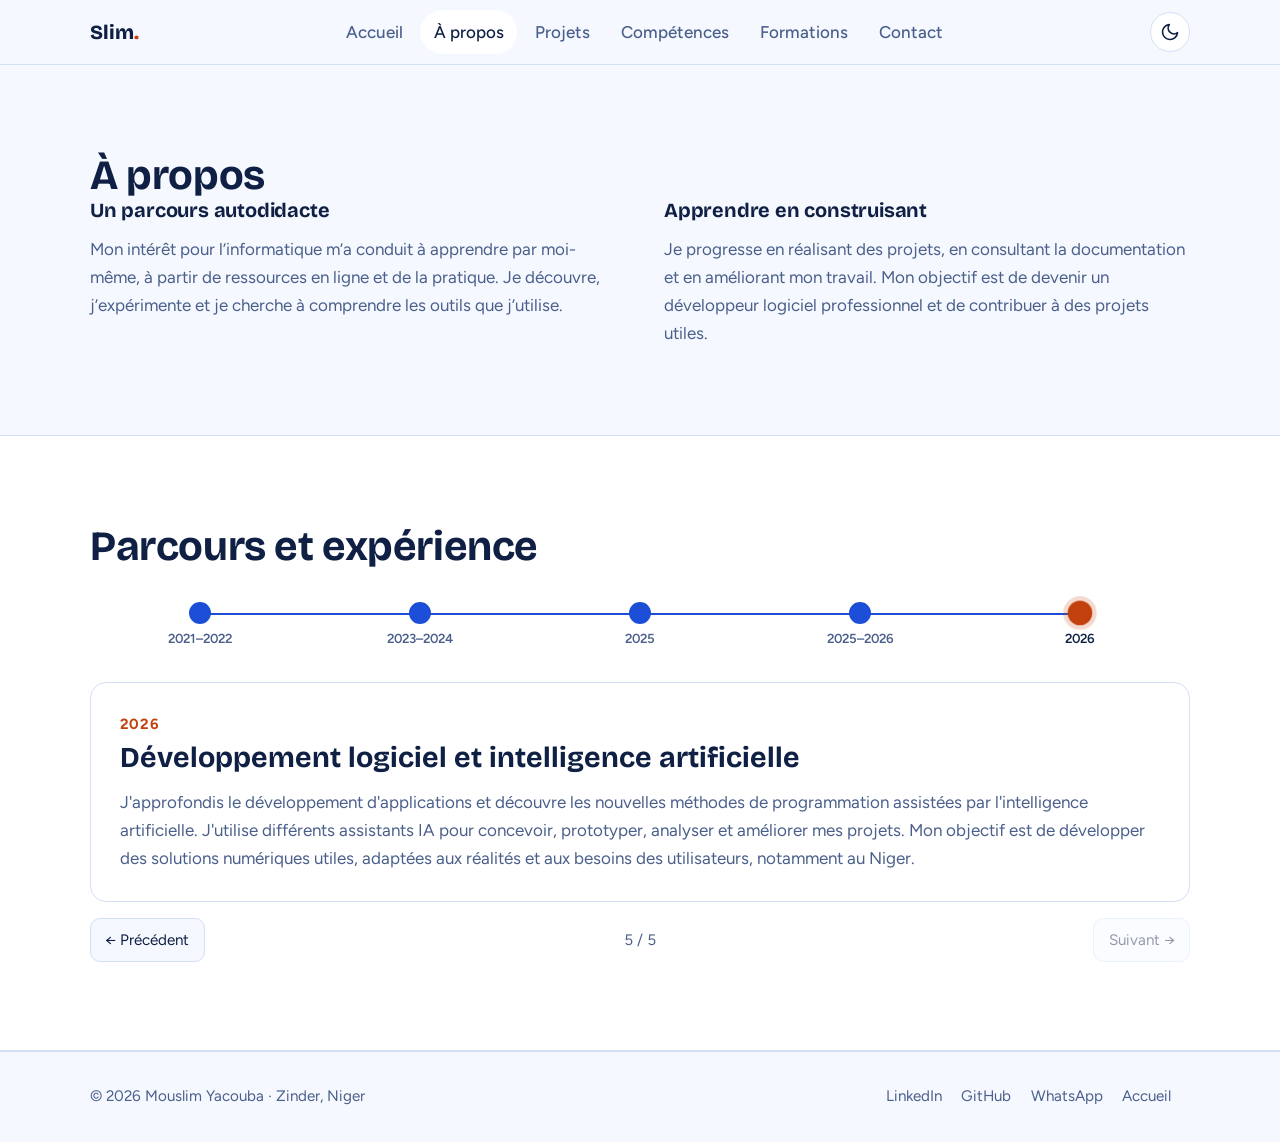
<file: site/about.html>
<!DOCTYPE html>
<html lang="fr">
<head>
<meta charset="utf-8">
<meta name="viewport" content="width=device-width, initial-scale=1, viewport-fit=cover">
<meta name="theme-color" content="#0a1730">
<meta property="og:title" content="À propos — Mouslim Yacouba">
<meta property="og:description" content="Parcours autodidacte, expérience pratique et objectifs professionnels de Mouslim Yacouba.">
<meta property="og:image" content="assets/portrait.jpg">
<meta property="og:type" content="website">
<link rel="icon" href="assets/favicon.svg" type="image/svg+xml">
<title>À propos — Mouslim Yacouba, Développeur Web &amp; Mobile Junior</title>
<meta name="description" content="Découvrez le parcours autodidacte et l’approche de Mouslim Yacouba, Développeur Web &amp; Mobile Junior.">
<meta name="color-scheme" content="dark light">
<script>
  (function () {
    try {
      var t = localStorage.getItem("theme");
      if (t !== "light" && t !== "dark") {
        t = window.matchMedia("(prefers-color-scheme: light)").matches ? "light" : "dark";
      }
      document.documentElement.setAttribute("data-theme", t);
    } catch (e) {}
  })();
</script>
<link rel="stylesheet" href="theme.css">
<link rel="preconnect" href="https://fonts.googleapis.com">
<link rel="preconnect" href="https://fonts.gstatic.com" crossorigin>
<link href="https://fonts.googleapis.com/css2?family=Bricolage+Grotesque:opsz,wght@12..96,500;12..96,700;12..96,800&family=Figtree:wght@400;500;600&display=swap" rel="stylesheet">
<link rel="stylesheet" href="css/style.css">
<link rel="stylesheet" href="effets.css">
</head>
<body>
<header>
  <div class="wrap">
    <nav aria-label="Navigation principale">
      <a class="logo" href="index.html">Slim<span>.</span></a>
      <button class="menu-btn" id="menuBtn" aria-label="Ouvrir le menu" aria-expanded="false" aria-controls="menu"><svg viewBox="0 0 24 24" aria-hidden="true"><path d="M4 7h16M4 12h16M4 17h16"/></svg></button>
      <ul id="menu">
        <li><a href="index.html">Accueil</a></li>
        <li><a href="about.html" aria-current="page">À propos</a></li>
        <li><a href="projects.html">Projets</a></li>
        <li><a href="skills.html">Compétences</a></li>
        <li><a href="education.html">Formations</a></li>
        <li><a href="contact.html">Contact</a></li>
      </ul>
      <button type="button" class="theme-toggle" data-theme-toggle aria-label="Passer au thème clair">
        <svg class="icone-soleil" viewBox="0 0 24 24" aria-hidden="true">
          <circle cx="12" cy="12" r="4"></circle>
          <path d="M12 2v2M12 20v2M4.93 4.93l1.41 1.41M17.66 17.66l1.41 1.41M2 12h2M20 12h2M4.93 19.07l1.41-1.41M17.66 6.34l1.41-1.41"></path>
        </svg>
        <svg class="icone-lune" viewBox="0 0 24 24" aria-hidden="true">
          <path d="M21 12.8A9 9 0 1 1 11.2 3a7 7 0 0 0 9.8 9.8z"></path>
        </svg>
      </button>
    </nav>
  </div>
</header>

<main>
<section id="apropos">
  <div class="wrap">
    <h1 class="page-title">À propos</h1>
    <div class="about">
      <div>
        <h2>Un parcours autodidacte</h2>
        <p>Mon intérêt pour l’informatique m’a conduit à apprendre par moi-même, à partir de ressources en ligne et de la pratique. Je découvre, j’expérimente et je cherche à comprendre les outils que j’utilise.</p>
      </div>
      <div>
        <h2>Apprendre en construisant</h2>
        <p>Je progresse en réalisant des projets, en consultant la documentation et en améliorant mon travail. Mon objectif est de devenir un développeur logiciel professionnel et de contribuer à des projets utiles.</p>
      </div>
    </div>
  </div>
</section>

<section id="parcours" class="alt-bg">
  <div class="wrap">
    <h2>Parcours et expérience</h2>
    <div class="pc-journey">
      <div class="pc-progress">
        <div class="pc-progress__track" aria-hidden="true"><span class="pc-progress__fill"></span></div>
        <div class="pc-tabs" role="tablist" aria-label="Parcours et expérience">
          <button class="pc-tab" id="pc-tab-2021-2022" type="button" role="tab" aria-selected="false" aria-controls="pc-panel" tabindex="-1" data-pc-year="2021–2022" data-pc-short-year="21–22" data-pc-title="Découverte de l’informatique" data-pc-description="Mes premières découvertes de l'univers informatique. Je développe une curiosité pour les ordinateurs, les technologies numériques et leur fonctionnement. Cette période marque le début de mon intérêt pour l'informatique.">
            <span class="pc-tab__point" aria-hidden="true"></span>
            <span class="pc-tab__year"><span class="pc-tab__year-full">2021–2022</span><span class="pc-tab__year-short" aria-hidden="true">21–22</span></span>
          </button>
          <button class="pc-tab" id="pc-tab-2023" type="button" role="tab" aria-selected="false" aria-controls="pc-panel" tabindex="-1" data-pc-year="2023" data-pc-short-year="23" data-pc-title="Initiation à la maintenance informatique" data-pc-description="En 2024, j'ai suivi une formation pratique en maintenance informatique dans un atelier à Lomé, au Togo. Cette expérience m'a permis de découvrir concrètement le fonctionnement des ordinateurs, leurs composants matériels, les logiciels, les systèmes d'exploitation ainsi que les bases du diagnostic et de la résolution des problèmes informatiques. Cette première expérience pratique a renforcé mon intérêt pour l'informatique et m'a donné envie d'approfondir mes connaissances dans le domaine des technologies.">
            <span class="pc-tab__point" aria-hidden="true"></span>
            <span class="pc-tab__year"><span class="pc-tab__year-full">2023–2024</span><span class="pc-tab__year-short" aria-hidden="true">23–24</span></span>
          </button>
          <button class="pc-tab" id="pc-tab-2025" type="button" role="tab" aria-selected="false" aria-controls="pc-panel" tabindex="-1" data-pc-year="2025" data-pc-short-year="25" data-pc-title="Apprentissage autodidacte et exploration du développement" data-pc-description="Je prends en main mon apprentissage grâce aux ressources disponibles sur Internet, notamment YouTube et OpenClassrooms. J'explore plusieurs domaines : programmation, développement Web, réseaux informatiques et cybersécurité. Je commence à découvrir HTML, CSS, JavaScript et Python.">
            <span class="pc-tab__point" aria-hidden="true"></span>
            <span class="pc-tab__year"><span class="pc-tab__year-full">2025</span><span class="pc-tab__year-short" aria-hidden="true">25</span></span>
          </button>
          <button class="pc-tab" id="pc-tab-2025-2026" type="button" role="tab" aria-selected="false" aria-controls="pc-panel" tabindex="-1" data-pc-year="2025–2026" data-pc-short-year="25–26" data-pc-title="Expérimentation et projets personnels" data-pc-description="Je transforme progressivement mes connaissances en pratique à travers la conception de sites web, d'applications et de prototypes. J'explore Flutter, Dart, React, TypeScript et Firebase, tout en apprenant à travailler avec VS Code, Git et GitHub.">
            <span class="pc-tab__point" aria-hidden="true"></span>
            <span class="pc-tab__year"><span class="pc-tab__year-full">2025–2026</span><span class="pc-tab__year-short" aria-hidden="true">25–26</span></span>
          </button>
          <button class="pc-tab pc-tab--active" id="pc-tab-2026" type="button" role="tab" aria-selected="true" aria-controls="pc-panel" tabindex="0" data-pc-year="2026" data-pc-short-year="26" data-pc-title="Développement logiciel et intelligence artificielle" data-pc-description="J'approfondis le développement d'applications et découvre les nouvelles méthodes de programmation assistées par l'intelligence artificielle. J'utilise différents assistants IA pour concevoir, prototyper, analyser et améliorer mes projets. Mon objectif est de développer des solutions numériques utiles, adaptées aux réalités et aux besoins des utilisateurs, notamment au Niger.">
            <span class="pc-tab__point" aria-hidden="true"></span>
            <span class="pc-tab__year"><span class="pc-tab__year-full">2026</span><span class="pc-tab__year-short" aria-hidden="true">26</span></span>
          </button>
        </div>
      </div>
      <div class="pc-panel" id="pc-panel" role="tabpanel" aria-labelledby="pc-tab-2026" tabindex="0">
        <span class="pc-panel__year">2026</span>
        <h3 class="pc-panel__title">Développement logiciel et intelligence artificielle</h3>
        <p class="pc-panel__description">J'approfondis le développement d'applications et découvre les nouvelles méthodes de programmation assistées par l'intelligence artificielle. J'utilise différents assistants IA pour concevoir, prototyper, analyser et améliorer mes projets. Mon objectif est de développer des solutions numériques utiles, adaptées aux réalités et aux besoins des utilisateurs, notamment au Niger.</p>
      </div>
      <div class="pc-navigation">
        <button class="pc-navigation__button" type="button" data-pc-previous>← Précédent</button>
        <span class="pc-navigation__counter" aria-live="polite">5 / 5</span>
        <button class="pc-navigation__button" type="button" data-pc-next disabled>Suivant →</button>
      </div>
    </div>
  </div>
</section>
</main>

<footer>
  <div class="wrap">
    <span>© <span id="y">2026</span> Mouslim Yacouba · Zinder, Niger</span>
    <span><a href="https://www.linkedin.com/in/yacouba-mouslim-173426330/" target="_blank" rel="noopener">LinkedIn</a><a href="https://github.com/mouslimyacouba" target="_blank" rel="noopener">GitHub</a><a href="https://wa.me/22782199929" target="_blank" rel="noopener">WhatsApp</a><a href="index.html#accueil">Accueil</a></span>
  </div>
</footer>
<script src="js/main.js"></script>
<script src="effets.js" defer></script>
<script src="theme.js" defer></script>
</body>
</html>
</file>
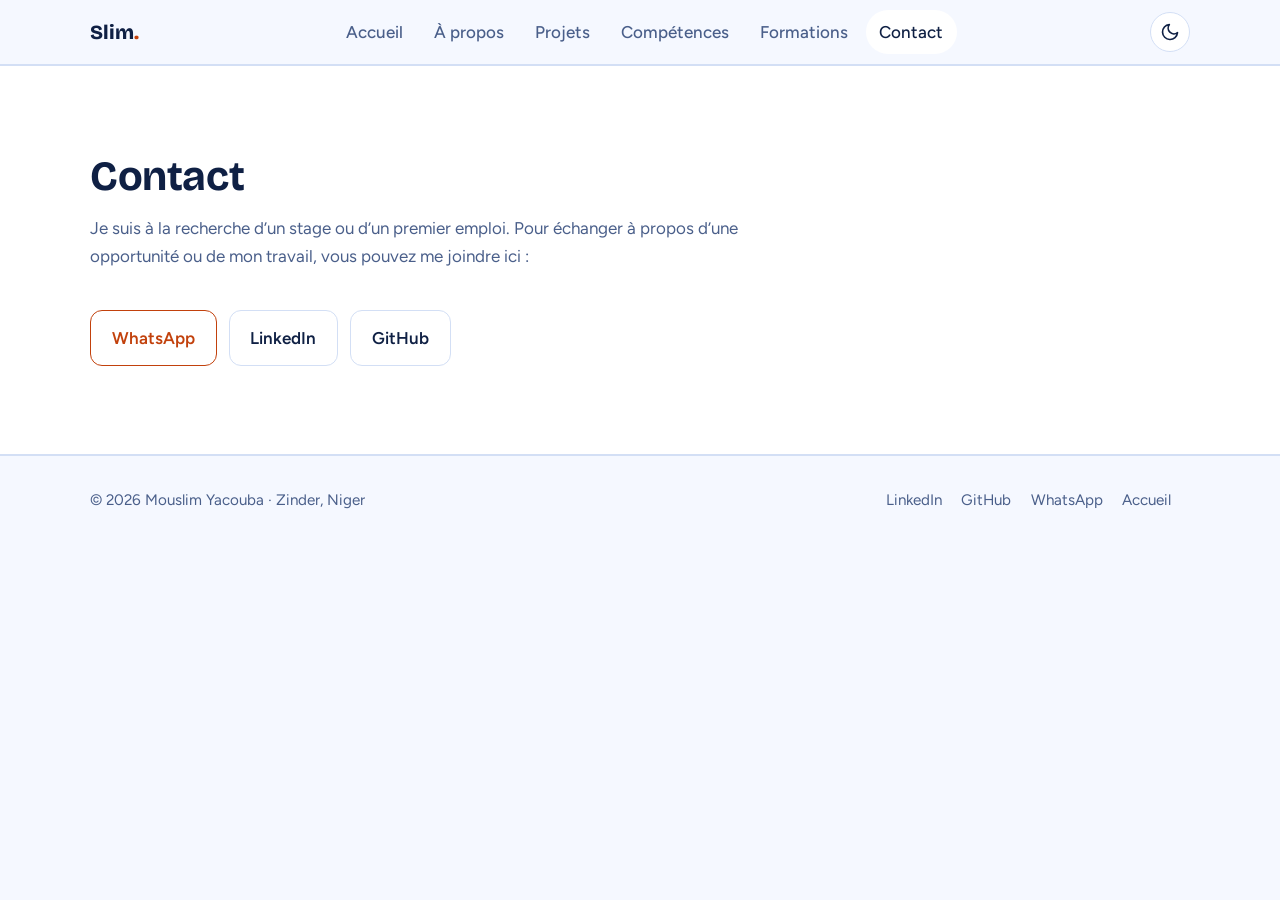
<file: site/contact.html>
<!DOCTYPE html>
<html lang="fr">
<head>
<meta charset="utf-8">
<meta name="viewport" content="width=device-width, initial-scale=1, viewport-fit=cover">
<meta name="theme-color" content="#0a1730">
<meta property="og:title" content="Contact — Mouslim Yacouba">
<meta property="og:description" content="Contacter Mouslim Yacouba, Développeur Web &amp; Mobile Junior à la recherche d’un stage ou d’un premier emploi.">
<meta property="og:image" content="assets/portrait.jpg">
<meta property="og:type" content="website">
<link rel="icon" href="assets/favicon.svg" type="image/svg+xml">
<title>Contact — Mouslim Yacouba, Développeur Web &amp; Mobile Junior</title>
<meta name="description" content="Retrouvez les liens professionnels de Mouslim Yacouba sur LinkedIn, GitHub et WhatsApp.">
<meta name="color-scheme" content="dark light">
<script>
  (function () {
    try {
      var t = localStorage.getItem("theme");
      if (t !== "light" && t !== "dark") {
        t = window.matchMedia("(prefers-color-scheme: light)").matches ? "light" : "dark";
      }
      document.documentElement.setAttribute("data-theme", t);
    } catch (e) {}
  })();
</script>
<link rel="stylesheet" href="theme.css">
<link rel="preconnect" href="https://fonts.googleapis.com">
<link rel="preconnect" href="https://fonts.gstatic.com" crossorigin>
<link href="https://fonts.googleapis.com/css2?family=Bricolage+Grotesque:opsz,wght@12..96,500;12..96,700;12..96,800&family=Figtree:wght@400;500;600&display=swap" rel="stylesheet">
<link rel="stylesheet" href="css/style.css">
<link rel="stylesheet" href="effets.css">
</head>
<body>
<header>
  <div class="wrap">
    <nav aria-label="Navigation principale">
      <a class="logo" href="index.html">Slim<span>.</span></a>
      <button class="menu-btn" id="menuBtn" aria-label="Ouvrir le menu" aria-expanded="false" aria-controls="menu"><svg viewBox="0 0 24 24" aria-hidden="true"><path d="M4 7h16M4 12h16M4 17h16"/></svg></button>
      <ul id="menu">
        <li><a href="index.html">Accueil</a></li>
        <li><a href="about.html">À propos</a></li>
        <li><a href="projects.html">Projets</a></li>
        <li><a href="skills.html">Compétences</a></li>
        <li><a href="education.html">Formations</a></li>
        <li><a href="contact.html" aria-current="page">Contact</a></li>
      </ul>
      <button type="button" class="theme-toggle" data-theme-toggle aria-label="Passer au thème clair">
        <svg class="icone-soleil" viewBox="0 0 24 24" aria-hidden="true">
          <circle cx="12" cy="12" r="4"></circle>
          <path d="M12 2v2M12 20v2M4.93 4.93l1.41 1.41M17.66 17.66l1.41 1.41M2 12h2M20 12h2M4.93 19.07l1.41-1.41M17.66 6.34l1.41-1.41"></path>
        </svg>
        <svg class="icone-lune" viewBox="0 0 24 24" aria-hidden="true">
          <path d="M21 12.8A9 9 0 1 1 11.2 3a7 7 0 0 0 9.8 9.8z"></path>
        </svg>
      </button>
    </nav>
  </div>
</header>

<main>
<section id="contact" class="alt-bg">
  <div class="wrap">
    <h1 class="page-title">Contact</h1>
    <p class="intro">Je suis à la recherche d’un stage ou d’un premier emploi. Pour échanger à propos d’une opportunité ou de mon travail, vous pouvez me joindre ici :</p>
    <div class="cta">
      <a class="btn warm" href="https://wa.me/22782199929" target="_blank" rel="noopener">WhatsApp</a>
      <a class="btn alt" href="https://www.linkedin.com/in/yacouba-mouslim-173426330/" target="_blank" rel="noopener">LinkedIn</a>
      <a class="btn alt" href="https://github.com/mouslimyacouba" target="_blank" rel="noopener">GitHub</a>
    </div>
  </div>
</section>
</main>

<footer>
  <div class="wrap">
    <span>© <span id="y">2026</span> Mouslim Yacouba · Zinder, Niger</span>
    <span><a href="https://www.linkedin.com/in/yacouba-mouslim-173426330/" target="_blank" rel="noopener">LinkedIn</a><a href="https://github.com/mouslimyacouba" target="_blank" rel="noopener">GitHub</a><a href="https://wa.me/22782199929" target="_blank" rel="noopener">WhatsApp</a><a href="index.html#accueil">Accueil</a></span>
  </div>
</footer>
<script src="js/main.js"></script>
<script src="effets.js" defer></script>
<script src="theme.js" defer></script>
</body>
</html>
</file>
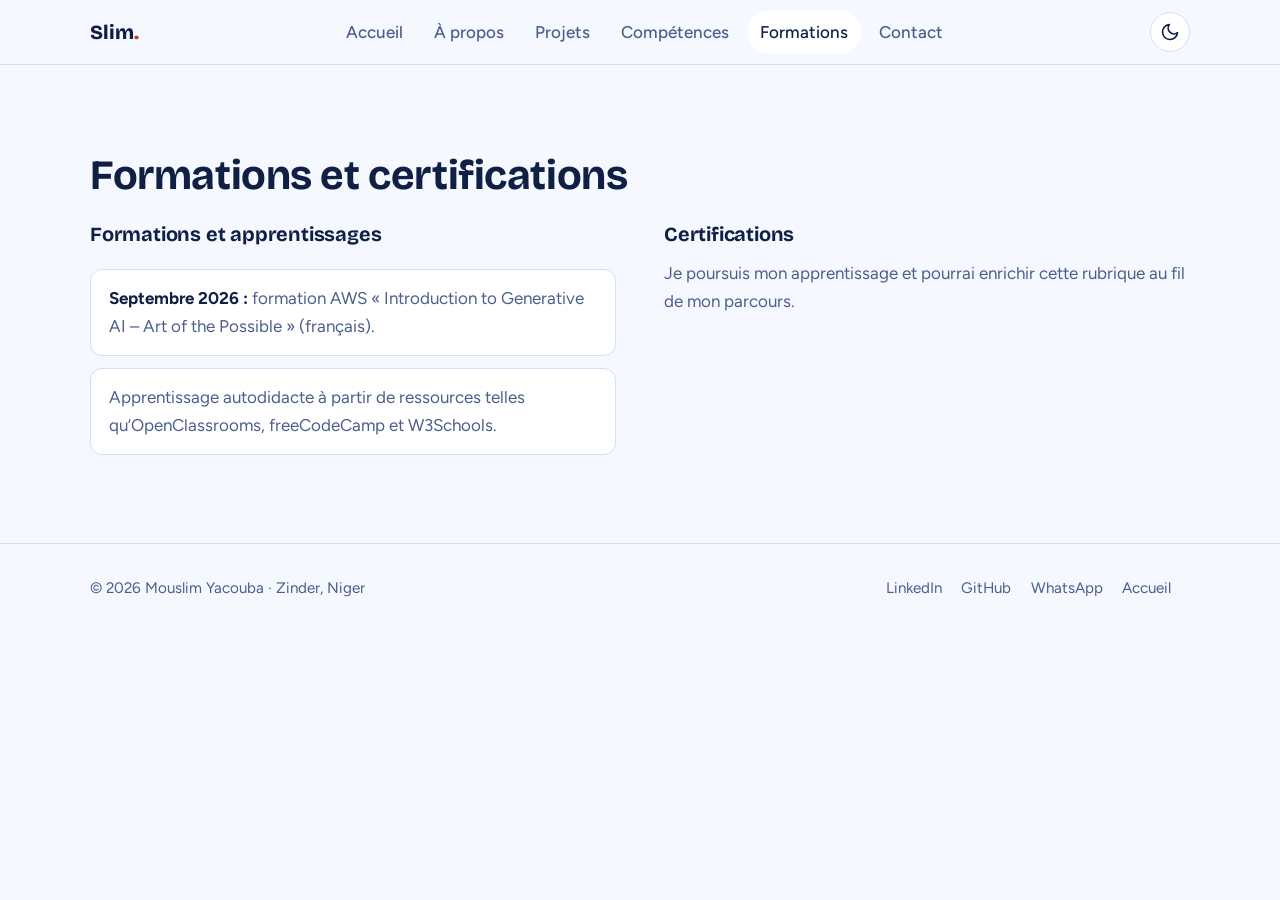
<file: site/education.html>
<!DOCTYPE html>
<html lang="fr">
<head>
<meta charset="utf-8">
<meta name="viewport" content="width=device-width, initial-scale=1, viewport-fit=cover">
<meta name="theme-color" content="#0a1730">
<meta property="og:title" content="Formations — Mouslim Yacouba">
<meta property="og:description" content="Formations et apprentissages suivis par Mouslim Yacouba.">
<meta property="og:image" content="assets/portrait.jpg">
<meta property="og:type" content="website">
<link rel="icon" href="assets/favicon.svg" type="image/svg+xml">
<title>Formations — Mouslim Yacouba, Développeur Web &amp; Mobile Junior</title>
<meta name="description" content="Formations et apprentissages de Mouslim Yacouba, présentés sans les confondre avec des certifications.">
<meta name="color-scheme" content="dark light">
<script>
  (function () {
    try {
      var t = localStorage.getItem("theme");
      if (t !== "light" && t !== "dark") {
        t = window.matchMedia("(prefers-color-scheme: light)").matches ? "light" : "dark";
      }
      document.documentElement.setAttribute("data-theme", t);
    } catch (e) {}
  })();
</script>
<link rel="stylesheet" href="theme.css">
<link rel="preconnect" href="https://fonts.googleapis.com">
<link rel="preconnect" href="https://fonts.gstatic.com" crossorigin>
<link href="https://fonts.googleapis.com/css2?family=Bricolage+Grotesque:opsz,wght@12..96,500;12..96,700;12..96,800&family=Figtree:wght@400;500;600&display=swap" rel="stylesheet">
<link rel="stylesheet" href="css/style.css">
<link rel="stylesheet" href="effets.css">
</head>
<body>
<header>
  <div class="wrap">
    <nav aria-label="Navigation principale">
      <a class="logo" href="index.html">Slim<span>.</span></a>
      <button class="menu-btn" id="menuBtn" aria-label="Ouvrir le menu" aria-expanded="false" aria-controls="menu"><svg viewBox="0 0 24 24" aria-hidden="true"><path d="M4 7h16M4 12h16M4 17h16"/></svg></button>
      <ul id="menu">
        <li><a href="index.html">Accueil</a></li>
        <li><a href="about.html">À propos</a></li>
        <li><a href="projects.html">Projets</a></li>
        <li><a href="skills.html">Compétences</a></li>
        <li><a href="education.html" aria-current="page">Formations</a></li>
        <li><a href="contact.html">Contact</a></li>
      </ul>
      <button type="button" class="theme-toggle" data-theme-toggle aria-label="Passer au thème clair">
        <svg class="icone-soleil" viewBox="0 0 24 24" aria-hidden="true">
          <circle cx="12" cy="12" r="4"></circle>
          <path d="M12 2v2M12 20v2M4.93 4.93l1.41 1.41M17.66 17.66l1.41 1.41M2 12h2M20 12h2M4.93 19.07l1.41-1.41M17.66 6.34l1.41-1.41"></path>
        </svg>
        <svg class="icone-lune" viewBox="0 0 24 24" aria-hidden="true">
          <path d="M21 12.8A9 9 0 1 1 11.2 3a7 7 0 0 0 9.8 9.8z"></path>
        </svg>
      </button>
    </nav>
  </div>
</header>

<main>
<section id="formations">
  <div class="wrap">
    <h1 class="page-title">Formations et certifications</h1>
    <div class="about">
      <div>
        <h2>Formations et apprentissages</h2>
        <ul>
          <li><strong>Septembre 2026 :</strong> formation AWS « Introduction to Generative AI – Art of the Possible » (français).</li>
          <li>Apprentissage autodidacte à partir de ressources telles qu’OpenClassrooms, freeCodeCamp et W3Schools.</li>
        </ul>
      </div>
      <div>
        <h2>Certifications</h2>
        <p>Je poursuis mon apprentissage et pourrai enrichir cette rubrique au fil de mon parcours.</p>
      </div>
    </div>
  </div>
</section>
</main>

<footer>
  <div class="wrap">
    <span>© <span id="y">2026</span> Mouslim Yacouba · Zinder, Niger</span>
    <span><a href="https://www.linkedin.com/in/yacouba-mouslim-173426330/" target="_blank" rel="noopener">LinkedIn</a><a href="https://github.com/mouslimyacouba" target="_blank" rel="noopener">GitHub</a><a href="https://wa.me/22782199929" target="_blank" rel="noopener">WhatsApp</a><a href="index.html#accueil">Accueil</a></span>
  </div>
</footer>
<script src="js/main.js"></script>
<script src="effets.js" defer></script>
<script src="theme.js" defer></script>
</body>
</html>
</file>
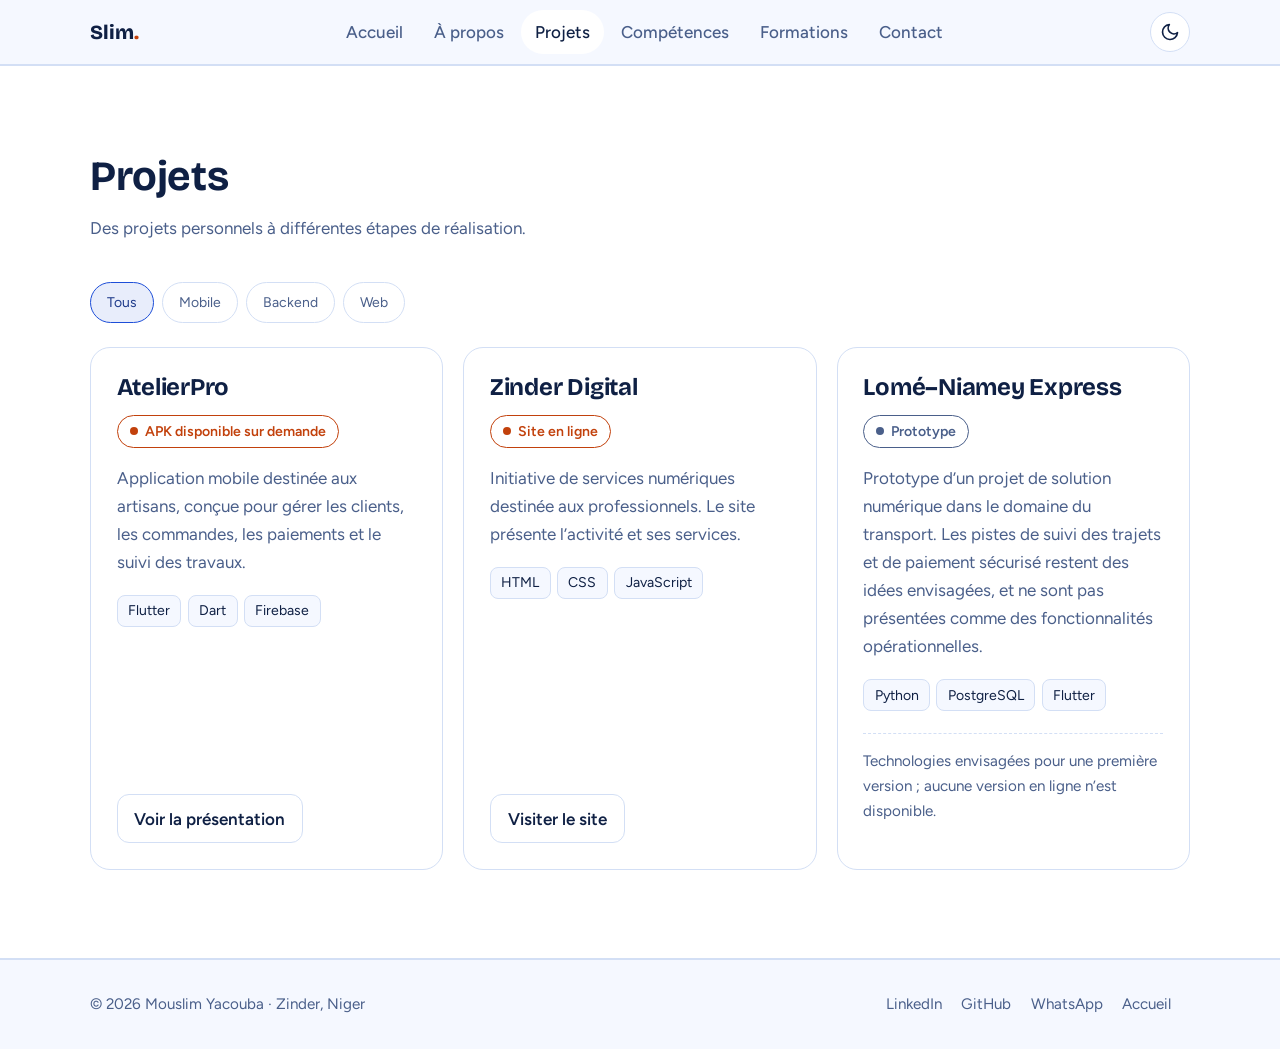
<file: site/projects.html>
<!DOCTYPE html>
<html lang="fr">
<head>
<meta charset="utf-8">
<meta name="viewport" content="width=device-width, initial-scale=1, viewport-fit=cover">
<meta name="theme-color" content="#0a1730">
<meta property="og:title" content="Projets — Mouslim Yacouba">
<meta property="og:description" content="Projets personnels de Mouslim Yacouba, Développeur Web &amp; Mobile Junior.">
<meta property="og:image" content="assets/portrait.jpg">
<meta property="og:type" content="website">
<link rel="icon" href="assets/favicon.svg" type="image/svg+xml">
<title>Projets — Mouslim Yacouba, Développeur Web &amp; Mobile Junior</title>
<meta name="description" content="Découvrez AtelierPro, Zinder Digital et le prototype Lomé–Niamey Express de Mouslim Yacouba.">
<meta name="color-scheme" content="dark light">
<script>
  (function () {
    try {
      var t = localStorage.getItem("theme");
      if (t !== "light" && t !== "dark") {
        t = window.matchMedia("(prefers-color-scheme: light)").matches ? "light" : "dark";
      }
      document.documentElement.setAttribute("data-theme", t);
    } catch (e) {}
  })();
</script>
<link rel="stylesheet" href="theme.css">
<link rel="preconnect" href="https://fonts.googleapis.com">
<link rel="preconnect" href="https://fonts.gstatic.com" crossorigin>
<link href="https://fonts.googleapis.com/css2?family=Bricolage+Grotesque:opsz,wght@12..96,500;12..96,700;12..96,800&family=Figtree:wght@400;500;600&display=swap" rel="stylesheet">
<link rel="stylesheet" href="css/style.css">
<link rel="stylesheet" href="effets.css">
</head>
<body>
<header>
  <div class="wrap">
    <nav aria-label="Navigation principale">
      <a class="logo" href="index.html">Slim<span>.</span></a>
      <button class="menu-btn" id="menuBtn" aria-label="Ouvrir le menu" aria-expanded="false" aria-controls="menu"><svg viewBox="0 0 24 24" aria-hidden="true"><path d="M4 7h16M4 12h16M4 17h16"/></svg></button>
      <ul id="menu">
        <li><a href="index.html">Accueil</a></li>
        <li><a href="about.html">À propos</a></li>
        <li><a href="projects.html" aria-current="page">Projets</a></li>
        <li><a href="skills.html">Compétences</a></li>
        <li><a href="education.html">Formations</a></li>
        <li><a href="contact.html">Contact</a></li>
      </ul>
      <button type="button" class="theme-toggle" data-theme-toggle aria-label="Passer au thème clair">
        <svg class="icone-soleil" viewBox="0 0 24 24" aria-hidden="true">
          <circle cx="12" cy="12" r="4"></circle>
          <path d="M12 2v2M12 20v2M4.93 4.93l1.41 1.41M17.66 17.66l1.41 1.41M2 12h2M20 12h2M4.93 19.07l1.41-1.41M17.66 6.34l1.41-1.41"></path>
        </svg>
        <svg class="icone-lune" viewBox="0 0 24 24" aria-hidden="true">
          <path d="M21 12.8A9 9 0 1 1 11.2 3a7 7 0 0 0 9.8 9.8z"></path>
        </svg>
      </button>
    </nav>
  </div>
</header>

<main>
<section id="projets" class="alt-bg">
  <div class="wrap">
    <h1 class="page-title">Projets</h1>
    <p class="intro">Des projets personnels à différentes étapes de réalisation.</p>
    <div data-filtres="[data-filtres-grille]"></div>
    <div class="projects" data-filtres-grille>
      <article class="proj" id="atelierpro" data-halo data-categorie="Mobile Backend">
        <h2>AtelierPro</h2>
        <span class="status st-dev">APK disponible sur demande</span>
        <p>Application mobile destinée aux artisans, conçue pour gérer les clients, les commandes, les paiements et le suivi des travaux.</p>
        <ul class="tech" aria-label="Technologies utilisées"><li>Flutter</li><li>Dart</li><li>Firebase</li></ul>
        <a class="btn alt" href="https://atelier-pro-showcase.vercel.app/" target="_blank" rel="noopener">Voir la présentation</a>
      </article>

      <article class="proj" id="zinder-digital" data-halo data-categorie="Web">
        <h2>Zinder Digital</h2>
        <span class="status st-done">Site en ligne</span>
        <p>Initiative de services numériques destinée aux professionnels. Le site présente l’activité et ses services.</p>
        <ul class="tech" aria-label="Technologies du site"><li>HTML</li><li>CSS</li><li>JavaScript</li></ul>
        <a class="btn alt" href="https://zinder-digital-27.vercel.app/" target="_blank" rel="noopener">Visiter le site</a>
      </article>

      <article class="proj" id="lne" data-halo data-categorie="Mobile Backend">
        <h2>Lomé–Niamey Express</h2>
        <span class="status st-plan">Prototype</span>
        <p>Prototype d’un projet de solution numérique dans le domaine du transport. Les pistes de suivi des trajets et de paiement sécurisé restent des idées envisagées, et ne sont pas présentées comme des fonctionnalités opérationnelles.</p>
        <ul class="tech" aria-label="Technologies envisagées"><li>Python</li><li>PostgreSQL</li><li>Flutter</li></ul>
        <p class="soon">Technologies envisagées pour une première version ; aucune version en ligne n’est disponible.</p>
      </article>
    </div>
  </div>
</section>
</main>

<footer>
  <div class="wrap">
    <span>© <span id="y">2026</span> Mouslim Yacouba · Zinder, Niger</span>
    <span><a href="https://www.linkedin.com/in/yacouba-mouslim-173426330/" target="_blank" rel="noopener">LinkedIn</a><a href="https://github.com/mouslimyacouba" target="_blank" rel="noopener">GitHub</a><a href="https://wa.me/22782199929" target="_blank" rel="noopener">WhatsApp</a><a href="index.html#accueil">Accueil</a></span>
  </div>
</footer>
<script src="js/main.js"></script>
<script src="effets.js" defer></script>
<script src="theme.js" defer></script>
</body>
</html>
</file>
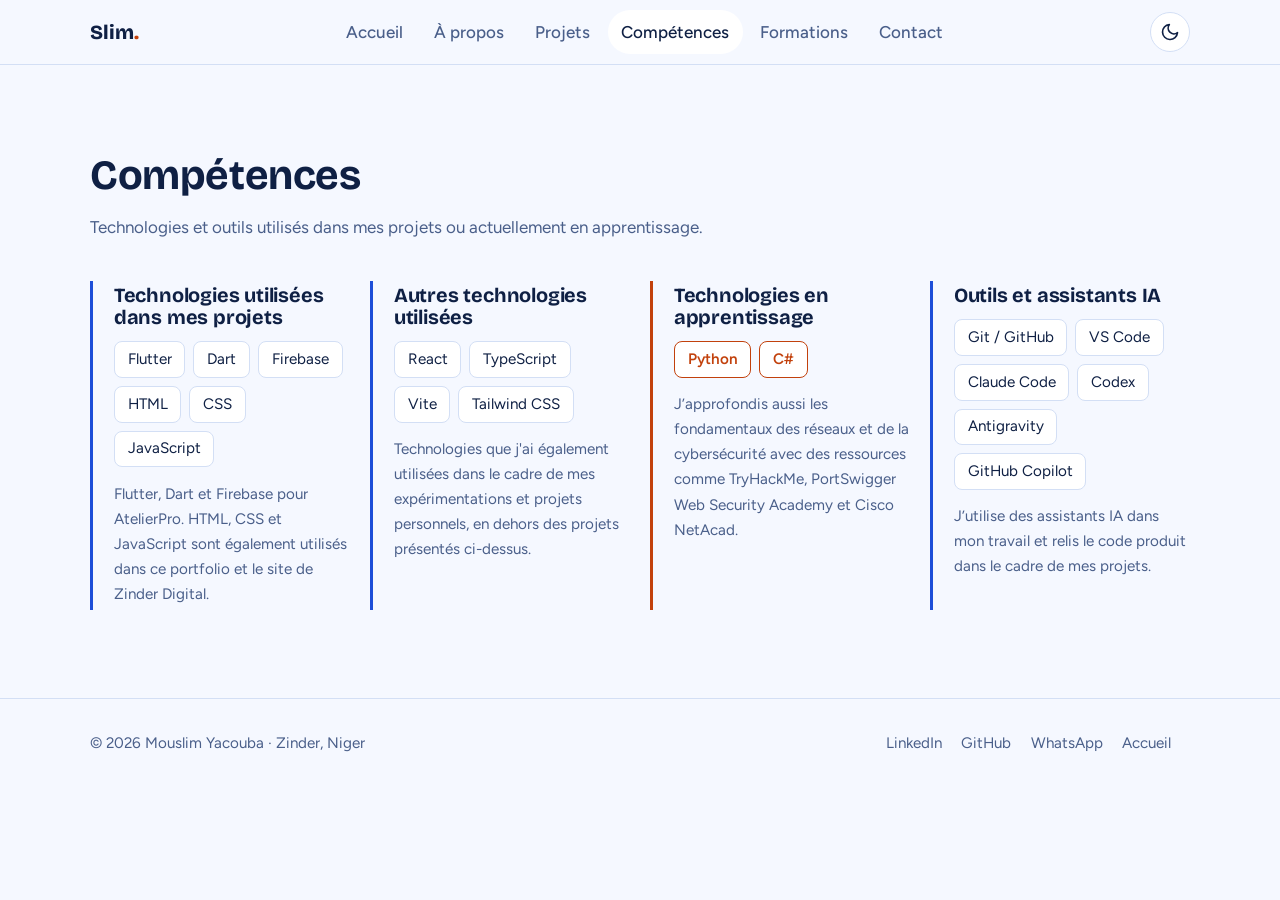
<file: site/skills.html>
<!DOCTYPE html>
<html lang="fr">
<head>
<meta charset="utf-8">
<meta name="viewport" content="width=device-width, initial-scale=1, viewport-fit=cover">
<meta name="theme-color" content="#0a1730">
<meta property="og:title" content="Compétences — Mouslim Yacouba">
<meta property="og:description" content="Technologies utilisées et en apprentissage par Mouslim Yacouba.">
<meta property="og:image" content="assets/portrait.jpg">
<meta property="og:type" content="website">
<link rel="icon" href="assets/favicon.svg" type="image/svg+xml">
<title>Compétences — Mouslim Yacouba, Développeur Web &amp; Mobile Junior</title>
<meta name="description" content="Technologies de projets, apprentissages et outils de Mouslim Yacouba, sans niveaux de maîtrise inventés.">
<meta name="color-scheme" content="dark light">
<script>
  (function () {
    try {
      var t = localStorage.getItem("theme");
      if (t !== "light" && t !== "dark") {
        t = window.matchMedia("(prefers-color-scheme: light)").matches ? "light" : "dark";
      }
      document.documentElement.setAttribute("data-theme", t);
    } catch (e) {}
  })();
</script>
<link rel="stylesheet" href="theme.css">
<link rel="preconnect" href="https://fonts.googleapis.com">
<link rel="preconnect" href="https://fonts.gstatic.com" crossorigin>
<link href="https://fonts.googleapis.com/css2?family=Bricolage+Grotesque:opsz,wght@12..96,500;12..96,700;12..96,800&family=Figtree:wght@400;500;600&display=swap" rel="stylesheet">
<link rel="stylesheet" href="css/style.css">
<link rel="stylesheet" href="effets.css">
</head>
<body>
<header>
  <div class="wrap">
    <nav aria-label="Navigation principale">
      <a class="logo" href="index.html">Slim<span>.</span></a>
      <button class="menu-btn" id="menuBtn" aria-label="Ouvrir le menu" aria-expanded="false" aria-controls="menu"><svg viewBox="0 0 24 24" aria-hidden="true"><path d="M4 7h16M4 12h16M4 17h16"/></svg></button>
      <ul id="menu">
        <li><a href="index.html">Accueil</a></li>
        <li><a href="about.html">À propos</a></li>
        <li><a href="projects.html">Projets</a></li>
        <li><a href="skills.html" aria-current="page">Compétences</a></li>
        <li><a href="education.html">Formations</a></li>
        <li><a href="contact.html">Contact</a></li>
      </ul>
      <button type="button" class="theme-toggle" data-theme-toggle aria-label="Passer au thème clair">
        <svg class="icone-soleil" viewBox="0 0 24 24" aria-hidden="true">
          <circle cx="12" cy="12" r="4"></circle>
          <path d="M12 2v2M12 20v2M4.93 4.93l1.41 1.41M17.66 17.66l1.41 1.41M2 12h2M20 12h2M4.93 19.07l1.41-1.41M17.66 6.34l1.41-1.41"></path>
        </svg>
        <svg class="icone-lune" viewBox="0 0 24 24" aria-hidden="true">
          <path d="M21 12.8A9 9 0 1 1 11.2 3a7 7 0 0 0 9.8 9.8z"></path>
        </svg>
      </button>
    </nav>
  </div>
</header>

<main>
<section id="competences">
  <div class="wrap">
    <h1 class="page-title">Compétences</h1>
    <p class="intro">Technologies et outils utilisés dans mes projets ou actuellement en apprentissage.</p>
    <div class="skills">
      <div class="skill" data-halo>
        <h2>Technologies utilisées dans mes projets</h2>
        <ul>
          <li>Flutter</li><li>Dart</li><li>Firebase</li>
          <li>HTML</li><li>CSS</li><li>JavaScript</li>
        </ul>
        <p class="note">Flutter, Dart et Firebase pour AtelierPro. HTML, CSS et JavaScript sont également utilisés dans ce portfolio et le site de Zinder Digital.</p>
      </div>
      <div class="skill" data-halo>
        <h2>Autres technologies utilisées</h2>
        <ul><li>React</li><li>TypeScript</li><li>Vite</li><li>Tailwind CSS</li></ul>
        <p class="note">Technologies que j'ai également utilisées dans le cadre de mes expérimentations et projets personnels, en dehors des projets présentés ci-dessus.</p>
      </div>
      <div class="skill" data-halo>
        <h2>Technologies en apprentissage</h2>
        <ul><li class="learning">Python</li><li class="learning">C#</li></ul>
        <p class="note">J’approfondis aussi les fondamentaux des réseaux et de la cybersécurité avec des ressources comme TryHackMe, PortSwigger Web Security Academy et Cisco NetAcad.</p>
      </div>
      <div class="skill" data-halo>
        <h2>Outils et assistants IA</h2>
        <ul><li>Git / GitHub</li><li>VS Code</li><li>Claude Code</li><li>Codex</li><li>Antigravity</li><li>GitHub Copilot</li></ul>
        <p class="note">J’utilise des assistants IA dans mon travail et relis le code produit dans le cadre de mes projets.</p>
      </div>
    </div>
  </div>
</section>
</main>

<footer>
  <div class="wrap">
    <span>© <span id="y">2026</span> Mouslim Yacouba · Zinder, Niger</span>
    <span><a href="https://www.linkedin.com/in/yacouba-mouslim-173426330/" target="_blank" rel="noopener">LinkedIn</a><a href="https://github.com/mouslimyacouba" target="_blank" rel="noopener">GitHub</a><a href="https://wa.me/22782199929" target="_blank" rel="noopener">WhatsApp</a><a href="index.html#accueil">Accueil</a></span>
  </div>
</footer>
<script src="js/main.js"></script>
<script src="effets.js" defer></script>
<script src="theme.js" defer></script>
</body>
</html>
</file>
<file: site/theme.css>
/* Thème sombre (par défaut) : fond bleu moins foncé */
:root {
  color-scheme: dark;
  --t-bg: #0a1730;
  --t-surface: #0f2044;
  --t-border: #23396b;
  --t-text: #e8eefc;
  --t-muted: #a3b3d6;
  --t-blue: #4d8dff;
  --t-orange: #ff8a3d;
  --t-chip-bg: rgba(79, 140, 255, 0.22);
  --t-chip-text: #fff;
  --t-on-accent: #0a1730;
}

/* Thème clair */
:root[data-theme="light"] {
  color-scheme: light;
  --t-bg: #f5f8ff;
  --t-surface: #ffffff;
  --t-border: #d3dff5;
  --t-text: #0f2044;
  --t-muted: #4a5f8a;
  --t-blue: #1d4ed8;
  --t-orange: #c2410c;
  --t-chip-bg: rgba(29, 78, 216, 0.1);
  --t-chip-text: #1e3a8a;
  --t-on-accent: #ffffff;
}

/* Sans JavaScript : suit le réglage de l'appareil */
@media (prefers-color-scheme: light) {
  :root:not([data-theme]) {
    color-scheme: light;
    --t-bg: #f5f8ff;
    --t-surface: #ffffff;
    --t-border: #d3dff5;
    --t-text: #0f2044;
    --t-muted: #4a5f8a;
    --t-blue: #1d4ed8;
    --t-orange: #c2410c;
    --t-chip-bg: rgba(29, 78, 216, 0.1);
    --t-chip-text: #1e3a8a;
    --t-on-accent: #ffffff;
  }
}

/* Transition douce uniquement pendant un changement de thème */
:root.theme-anim,
:root.theme-anim *,
:root.theme-anim *::before,
:root.theme-anim *::after {
  transition: background-color 0.3s ease, color 0.3s ease, border-color 0.3s ease, fill 0.3s ease !important;
}

/* Bouton de bascule */
.theme-toggle {
  display: inline-flex;
  align-items: center;
  justify-content: center;
  width: 40px;
  height: 40px;
  padding: 0;
  border: 1px solid var(--t-border);
  border-radius: 999px;
  background: var(--t-surface);
  color: var(--t-text);
  cursor: pointer;
  transition: border-color 0.2s, background-color 0.2s;
}
.theme-toggle:hover { border-color: var(--t-blue); }
.theme-toggle:focus-visible { outline: 2px solid var(--t-blue); outline-offset: 3px; }
.theme-toggle svg { width: 20px; height: 20px; fill: none; stroke: currentColor; stroke-width: 2; stroke-linecap: round; stroke-linejoin: round; }
.theme-toggle .icone-soleil { display: block; }
.theme-toggle .icone-lune { display: none; }
:root[data-theme="light"] .theme-toggle .icone-soleil { display: none; }
:root[data-theme="light"] .theme-toggle .icone-lune { display: block; }

@media (prefers-reduced-motion: reduce) {
  :root.theme-anim, :root.theme-anim *, :root.theme-anim *::before, :root.theme-anim *::after { transition: none !important; }
}
</file>
<file: site/css/style.css>
:root{
  color-scheme:dark;
  --bg:var(--t-bg);--bg2:var(--t-surface);--card:var(--t-surface);--line:var(--t-border);
  --text:var(--t-text);--muted:var(--t-muted);--blue:var(--t-blue);--blue-d:var(--t-blue);--orange:var(--t-orange);
  --head:"Bricolage Grotesque",Georgia,sans-serif;--body:"Figtree",system-ui,-apple-system,"Segoe UI",sans-serif;
  box-sizing:border-box;
}
:root[data-theme="dark"]{--card:#12264f}
html{scroll-behavior:smooth;scroll-padding-top:80px}
*,*::before,*::after{box-sizing:inherit}
body{margin:0;background:var(--bg);color:var(--text);font-family:var(--body);font-size:1.0625rem;line-height:1.65}
a{color:inherit}
:focus-visible{outline:3px solid var(--orange);outline-offset:3px;border-radius:6px}
.wrap{width:min(1100px,100% - 2.5rem);margin-inline:auto}
h1,h2,h3{font-family:var(--head);line-height:1.1;margin:0}

/* nav */
header{position:sticky;top:0;padding-top:env(safe-area-inset-top,0px);z-index:20;background:color-mix(in srgb,var(--t-bg) 92%,transparent);backdrop-filter:blur(10px);border-bottom:1px solid var(--line)}
nav{display:flex;align-items:center;justify-content:space-between;gap:1rem;min-height:64px}
.logo{font-family:var(--head);font-weight:800;font-size:1.25rem;text-decoration:none}
.logo span{color:var(--orange)}
nav ul{display:flex;gap:.25rem;list-style:none;margin:0;padding:0;overflow-x:auto}
nav ul a{display:block;padding:.5rem .85rem;border-radius:999px;text-decoration:none;color:var(--muted);font-weight:500;white-space:nowrap}
nav ul a:hover{color:var(--text);background:var(--bg2)}
nav ul a[aria-current="page"]{color:var(--text);background:var(--bg2)}

/* hero */
.hero{padding:clamp(3rem,8vw,6rem) 0 clamp(3rem,7vw,5rem);background:radial-gradient(900px 420px at 85% 10%,var(--t-chip-bg),transparent 70%)}
:root[data-theme="dark"] .hero{background:radial-gradient(900px 420px at 85% 10%,rgba(77,141,255,.16),transparent 70%)}
.hero .wrap{display:grid;grid-template-columns:1.25fr .75fr;gap:3rem;align-items:center}
.hello{color:var(--orange);font-weight:600;margin:0 0 1rem}
h1{font-size:clamp(2.4rem,6vw,4.4rem);font-weight:800;letter-spacing:-.02em}
.page-title{font-size:clamp(1.8rem,4vw,2.6rem);font-weight:700;letter-spacing:-.01em}
.lead{color:var(--muted);max-width:54ch;margin:1.4rem 0 2rem}
.lead strong{color:var(--text);font-weight:600}
.cta{display:flex;flex-wrap:wrap;gap:.75rem}
.btn{display:inline-flex;align-items:center;gap:.5rem;padding:.8rem 1.3rem;border-radius:12px;font-weight:600;text-decoration:none;border:1.5px solid var(--line);transition:background .18s,border-color .18s,transform .18s,box-shadow .18s}
.btn svg{width:20px;height:20px;fill:currentColor}
.btn.main{background:var(--blue);border-color:var(--blue);color:var(--t-on-accent)}
.btn.main:hover{background:var(--t-blue);border-color:var(--t-blue)}
:root[data-theme="dark"] .btn.main:hover{background:#70a3ff;border-color:#70a3ff}
.btn:hover,.btn:focus-visible{transform:translateY(-2px);box-shadow:0 6px 18px rgba(0,0,0,.18)}
.btn:active{transform:translateY(0) scale(.98);box-shadow:none}
.btn.alt:hover{border-color:var(--blue);background:var(--bg2)}
.btn.warm{border-color:var(--orange);color:var(--orange)}
.btn.warm:hover{background:var(--orange);color:var(--t-on-accent)}
:root[data-theme="dark"] .btn.warm:hover{color:#1b1002}
.portrait{justify-self:center;position:relative;width:min(340px,78vw);aspect-ratio:4/5}
.photo{position:relative;width:100%;height:100%;border-radius:28px;background:linear-gradient(160deg,var(--card),var(--bg2));border:1.5px solid var(--line);display:grid;place-items:center;overflow:hidden}
.photo img{position:absolute;inset:0;width:100%;height:100%;object-fit:cover}
.tag{position:absolute;left:-10px;bottom:18px;background:var(--bg);border:1.5px solid var(--line);padding:.4rem .8rem;border-radius:999px;font-size:.9rem;font-weight:500}

/* sections */
section{padding:clamp(3rem,7vw,5.5rem) 0}
.alt-bg{background:var(--bg2);border-block:1px solid var(--line)}
h2{font-size:clamp(1.8rem,4vw,2.6rem);font-weight:700;letter-spacing:-.01em}
.intro{color:var(--muted);max-width:60ch;margin:.9rem 0 2.5rem}

.projects{display:grid;grid-template-columns:repeat(auto-fit,minmax(min(100%,290px),1fr));gap:1.25rem}
.proj{display:flex;min-width:0;flex-direction:column;background:var(--card);border:1.5px solid var(--line);border-radius:20px;padding:1.6rem;transition:transform .24s ease,border-color .24s ease,box-shadow .24s ease}
.proj:hover,.proj:focus-within{transform:translateY(-4px);border-color:var(--blue);box-shadow:0 14px 32px rgba(0,0,0,.18)}
.proj h2,.proj h3{font-size:1.5rem}
.status{align-self:flex-start;display:inline-flex;align-items:center;gap:.45rem;margin:.9rem 0 1rem;padding:.25rem .75rem;border-radius:999px;font-size:.88rem;font-weight:600;border:1.5px solid}
.status::before{content:"";width:8px;height:8px;border-radius:50%;background:currentColor}
.st-done{color:var(--t-orange)}.st-dev{color:var(--orange)}.st-plan{color:var(--t-muted)}
:root[data-theme="dark"] .st-done{color:#5fd49a}
:root[data-theme="dark"] .st-plan{color:var(--blue)}
.proj p{color:var(--muted);margin:0 0 1.2rem}
.tech{display:flex;flex-wrap:wrap;gap:.4rem;list-style:none;padding:0;margin:0 0 1.4rem}
.tech li{font-size:.88rem;padding:.2rem .65rem;border-radius:8px;background:var(--bg);border:1px solid var(--line);color:var(--text)}
.proj .btn{margin-top:auto;align-self:flex-start;padding:.6rem 1.05rem}
.soon{margin-top:auto;color:var(--muted);font-size:.95rem;border-top:1px dashed var(--line);padding-top:.9rem}

.skills{display:grid;grid-template-columns:repeat(auto-fit,minmax(260px,1fr));gap:1.25rem}
.skill{border-left:3px solid var(--blue);padding:.2rem 0 .2rem 1.3rem;transition:transform .22s ease,border-color .22s ease}
.skill:hover,.skill:focus-within{transform:translateY(-2px)}
.skill:has(> ul > li.learning){border-color:var(--orange)}
.skill h2,.skill h3{font-size:1.25rem;margin-bottom:.8rem}
.skill ul{list-style:none;margin:0;padding:0;display:flex;flex-wrap:wrap;gap:.5rem}
.skill li{padding:.3rem .8rem;border-radius:8px;background:var(--card);border:1px solid var(--line);font-size:.95rem}
.skill li.top{background:var(--orange);border-color:var(--orange);color:var(--t-on-accent);font-weight:700}
:root[data-theme="dark"] .skill li.top{color:#1b1002}
.skill li.learning{border-color:var(--orange);color:var(--orange);font-weight:600}
.note{font-size:.95rem;color:var(--muted);margin:.9rem 0 0}
.learn{margin-top:2.5rem;max-width:62ch;color:var(--muted)}

.about{display:grid;grid-template-columns:1fr 1fr;gap:3rem}
.about h2,.about h3{font-size:1.25rem;margin-bottom:.8rem}
.about p{color:var(--muted);margin:.9rem 0 0}
#formations .about{margin-top:1.5rem}
#formations ul{display:grid;gap:.75rem;list-style:none;margin:1.5rem 0 0;padding:0}
#formations ul li{background:var(--card);border:1px solid var(--line);border-radius:12px;padding:.9rem 1.1rem;color:var(--muted)}
#formations ul li strong{color:var(--text)}

#parcours .pc-journey{margin-top:2rem}
#parcours .pc-progress{position:relative}
#parcours .pc-progress__track{position:absolute;top:.68rem;right:10%;left:10%;height:2px;background:var(--line)}
#parcours .pc-progress__fill{display:block;width:var(--pc-progress,100%);height:100%;background:var(--blue);transition:width .3s ease}
#parcours .pc-tabs{position:relative;display:grid;grid-template-columns:repeat(5,minmax(0,1fr));align-items:start}
#parcours .pc-tab{display:grid;min-width:0;min-height:3.25rem;justify-items:center;align-content:start;gap:.35rem;padding:0 .1rem .25rem;border:0;background:transparent;color:var(--muted);font:inherit;cursor:pointer}
#parcours .pc-tab__point{position:relative;z-index:1;width:1.4rem;height:1.4rem;border:2px solid var(--line);border-radius:50%;background:var(--bg2);transition:transform .2s ease,background .2s ease,border-color .2s ease,box-shadow .2s ease}
#parcours .pc-tab__year{display:block;max-width:100%;font-size:.82rem;font-weight:600;line-height:1.3;text-align:center;white-space:nowrap}
#parcours .pc-tab__year-short{display:none}
#parcours .pc-tab--past .pc-tab__point{border-color:var(--blue);background:var(--blue)}
#parcours .pc-tab--active{color:var(--text)}
#parcours .pc-tab--active .pc-tab__point{transform:scale(1.12);border-color:var(--orange);background:var(--orange);box-shadow:0 0 0 4px color-mix(in srgb,var(--t-orange) 20%,transparent);animation:pc-pulse 1.8s ease-out infinite}
#parcours .pc-tab:hover .pc-tab__point{border-color:var(--blue)}
#parcours .pc-tab--active:hover .pc-tab__point{border-color:var(--orange)}
#parcours .pc-panel{min-width:0;margin-top:1.75rem;padding:clamp(1.1rem,3vw,1.8rem);overflow-wrap:anywhere;border:1px solid var(--line);border-radius:16px;background:var(--card);color:var(--muted)}
#parcours .pc-panel--enter{animation:pc-panel-enter .28s ease both}
#parcours .pc-panel__year{display:block;margin-bottom:.35rem;color:var(--orange);font-size:.92rem;font-weight:700;letter-spacing:.04em}
#parcours .pc-panel__title{font-size:clamp(1.35rem,3.8vw,1.8rem);color:var(--text)}
#parcours .pc-panel__description{margin:.9rem 0 0}
#parcours .pc-navigation{display:grid;grid-template-columns:1fr auto 1fr;align-items:center;gap:.75rem;margin-top:1rem}
#parcours .pc-navigation__button{display:inline-flex;min-height:44px;align-items:center;justify-content:center;justify-self:start;padding:.55rem .9rem;border:1px solid var(--line);border-radius:10px;background:var(--bg);color:var(--text);font:inherit;font-size:.95rem;cursor:pointer;transition:border-color .2s ease,background .2s ease,opacity .2s ease}
#parcours .pc-navigation__button:last-child{justify-self:end}
#parcours .pc-navigation__button:hover:not(:disabled){border-color:var(--blue);background:var(--bg2)}
#parcours .pc-navigation__button:disabled{opacity:.45;cursor:not-allowed}
#parcours .pc-navigation__counter{color:var(--muted);font-size:.95rem;font-variant-numeric:tabular-nums;text-align:center}

@keyframes pc-pulse{
  0%{box-shadow:0 0 0 3px color-mix(in srgb,var(--t-orange) 20%,transparent)}
  70%{box-shadow:0 0 0 8px color-mix(in srgb,var(--t-orange) 0%,transparent)}
  100%{box-shadow:0 0 0 3px color-mix(in srgb,var(--t-orange) 0%,transparent)}
}
@keyframes pc-panel-enter{
  from{opacity:0;transform:translateY(10px)}
  to{opacity:1;transform:translateY(0)}
}

html.motion-ready .motion-reveal{
  opacity:0;
  transform:translateY(16px);
  transition:opacity .55s ease var(--motion-delay,0ms),transform .55s ease var(--motion-delay,0ms);
}
html.motion-ready .motion-reveal.is-visible,
html.motion-ready .motion-reveal:focus-within{
  opacity:1;
  transform:none;
}
html.motion-ready .proj.motion-reveal:hover,
html.motion-ready .proj.motion-reveal:focus-within{transform:translateY(-4px)}
html.motion-ready .skill.motion-reveal:hover,
html.motion-ready .skill.motion-reveal:focus-within{transform:translateY(-2px)}

footer{border-top:1px solid var(--line);padding:2rem 0}
footer .wrap{display:flex;flex-wrap:wrap;justify-content:space-between;gap:1rem;color:var(--muted);font-size:.95rem}
footer a{text-decoration:none;margin-right:1.2rem}
footer a:hover{color:var(--text);text-decoration:underline}

@media (max-width:820px){
  .hero .wrap,.about{grid-template-columns:1fr;gap:2.2rem}
  .portrait{order:1;justify-self:start;width:min(240px,64vw)}
  nav ul a{padding:.45rem .6rem;font-size:.95rem}
}
@media (max-width:640px){
  #parcours .pc-tab__year-full{display:none}
  #parcours .pc-tab__year-short{display:inline}
  #parcours .pc-tab__year{font-size:.78rem}
}
@media (max-width:360px){
  #parcours .pc-tab__year{font-size:.7rem}
  #parcours .pc-navigation{gap:.35rem}
  #parcours .pc-navigation__button{padding:.5rem .55rem;font-size:.88rem}
}
@media (prefers-reduced-motion:reduce){
  html{scroll-behavior:auto}
  *,*::before,*::after{transition:none!important;animation:none!important}
  html.motion-ready .motion-reveal{opacity:1;transform:none}
  .btn:hover,.btn:focus-visible,.btn:active,
  .proj:hover,.proj:focus-within,
  .skill:hover,.skill:focus-within{transform:none;box-shadow:none}
  html.motion-ready .proj.motion-reveal:hover,
  html.motion-ready .proj.motion-reveal:focus-within,
  html.motion-ready .skill.motion-reveal:hover,
  html.motion-ready .skill.motion-reveal:focus-within{transform:none}
}

/* menu mobile */
.menu-btn{display:none;width:44px;height:44px;border-radius:10px;border:1.5px solid var(--line);background:transparent;color:var(--text);cursor:pointer;align-items:center;justify-content:center}
.menu-btn svg{width:22px;height:22px;stroke:currentColor;fill:none;stroke-width:2;stroke-linecap:round}
img{max-width:100%}
@media (max-width:860px){
  .menu-btn{display:inline-flex}
  nav{position:relative}
  nav ul{display:none;position:absolute;top:100%;left:0;right:0;flex-direction:column;gap:.15rem;padding:.6rem;background:var(--bg);border:1px solid var(--line);border-radius:14px;margin-top:.4rem;overflow:visible}
  nav ul.open{display:flex}
  nav ul a{padding:.8rem 1rem;font-size:1.05rem}
}
@media (max-width:640px){
  .cta .btn{flex:1 1 100%;justify-content:center}
  .hello{font-size:1rem}
  .tag{left:0}
}
@media (max-width:360px){h1{font-size:2.1rem}}

.preloader{
  position:fixed;inset:0;z-index:1000;display:none;place-items:center;
  background:var(--bg);color:var(--text);opacity:1;visibility:visible;
  pointer-events:none;transition:opacity .3s ease,visibility .3s ease;
}
html.preloader-active .preloader{display:grid}
.preloader.is-leaving{opacity:0;visibility:hidden}
.preloader__content{width:min(280px,calc(100% - 3rem));text-align:center}
.preloader__initials{
  display:grid;place-items:center;width:68px;height:68px;margin:0 auto 1.1rem;
  border:1px solid var(--line);border-radius:22px;background:var(--card);
  color:var(--orange);font-family:var(--head);font-size:1.55rem;font-weight:800;
}
.preloader__name{margin:0;font-family:var(--head);font-size:1.35rem;font-weight:700}
.preloader__message{margin:.35rem 0 1.4rem;color:var(--muted);font-size:.95rem}
.preloader__track{display:block;width:100%;height:3px;overflow:hidden;border-radius:999px;background:var(--line)}
.preloader__progress{
  display:block;width:0;height:100%;border-radius:inherit;background:var(--blue);
  transition:width .12s linear;
}
.preloader__percentage{margin:.5rem 0 0;color:var(--muted);font-size:.85rem;font-variant-numeric:tabular-nums}
@media (prefers-reduced-motion:reduce){
  .preloader{transition:none}
  .preloader__progress{transition:none}
}
</file>
<file: site/effets.css>
:root {
  --fx-or: var(--t-orange);
  --fx-bleu: var(--t-blue);
  --fx-bord: var(--t-border);
  --fx-texte: var(--t-text);
  --fx-muet: var(--t-muted);
}
:root[data-theme="dark"] {
  --fx-bleu: #4f8cff;
  --fx-bord: #24427a;
  --fx-muet: #9fb2d9;
}

/* Barre de lecture */
.fx-lecture {
  position: fixed;
  top: 0;
  left: 0;
  right: 0;
  height: 3px;
  z-index: 9999;
  pointer-events: none;
}
.fx-lecture-barre {
  height: 100%;
  background: var(--fx-or);
  transform-origin: left center;
  transform: scaleX(0);
}

/* Menu : lien de la section visible */
nav a.fx-actif {
  color: var(--fx-or);
  text-decoration: underline;
  text-underline-offset: 6px;
  text-decoration-thickness: 2px;
}

/* Filtres de projets */
.fx-filtres {
  display: flex;
  flex-wrap: wrap;
  gap: 0.5rem;
  margin: 0 0 1.5rem;
}
.fx-filtre {
  padding: 0.5rem 1rem;
  border: 1px solid var(--fx-bord);
  border-radius: 999px;
  background: transparent;
  color: var(--fx-muet);
  font: inherit;
  font-size: 0.875rem;
  cursor: pointer;
  transition: background 0.2s, border-color 0.2s, color 0.2s;
}
.fx-filtre:hover { border-color: var(--fx-bleu); color: var(--fx-texte); }
.fx-filtre:focus-visible { outline: 2px solid var(--fx-bleu); outline-offset: 3px; }
.fx-filtre[aria-pressed="true"] {
  border-color: var(--fx-bleu);
  background: var(--t-chip-bg);
  color: var(--t-chip-text);
}
[data-categorie] { transition: opacity 0.25s ease, transform 0.25s ease; }
[data-categorie].fx-sortie { opacity: 0; transform: scale(0.94); }
[data-categorie][hidden] { display: none !important; }

/* Halo qui suit le pointeur */
.fx-halo { position: relative; isolation: isolate; }
.fx-halo::before {
  content: "";
  position: absolute;
  inset: 0;
  z-index: -1;
  border-radius: inherit;
  background: radial-gradient(160px circle at var(--fx-x, 50%) var(--fx-y, 50%), var(--t-chip-bg), transparent 70%);
  opacity: 0;
  transition: opacity 0.2s;
  pointer-events: none;
}
:root[data-theme="dark"] .fx-halo::before {
  background: radial-gradient(160px circle at var(--fx-x, 50%) var(--fx-y, 50%), rgba(79, 140, 255, 0.28), transparent 70%);
}
.fx-halo:hover::before { opacity: 1; }

/* Texte qui s'écrit */
.fx-frappe::after {
  content: "";
  display: inline-block;
  width: 2px;
  height: 1em;
  margin-left: 3px;
  vertical-align: text-bottom;
  background: var(--fx-or);
  animation: fx-clignote 1s steps(1) infinite;
}
.fx-sr {
  position: absolute;
  width: 1px;
  height: 1px;
  overflow: hidden;
  clip: rect(0 0 0 0);
  white-space: nowrap;
}
@keyframes fx-clignote { 50% { opacity: 0; } }

@media (prefers-reduced-motion: reduce) {
  [data-categorie], .fx-filtre, .fx-halo::before { transition: none; }
  .fx-frappe::after { animation: none; }
}
</file>
